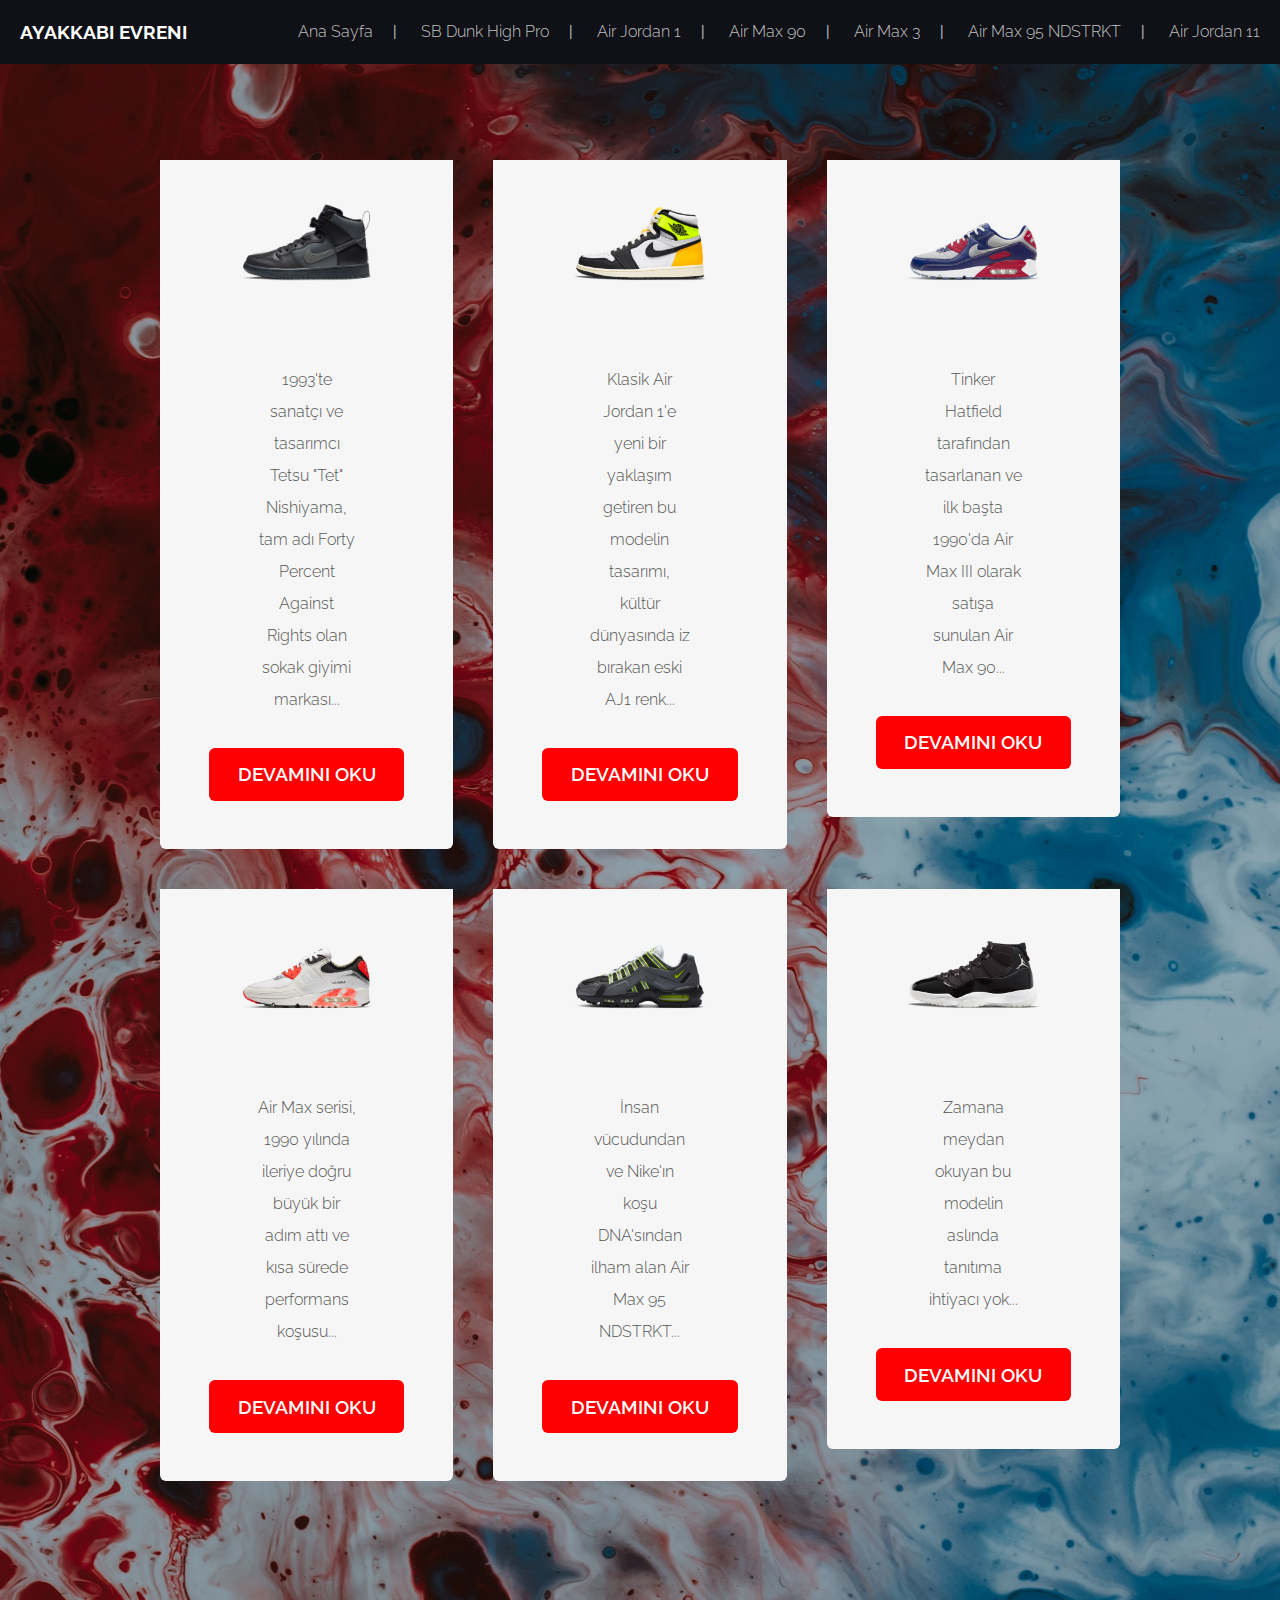
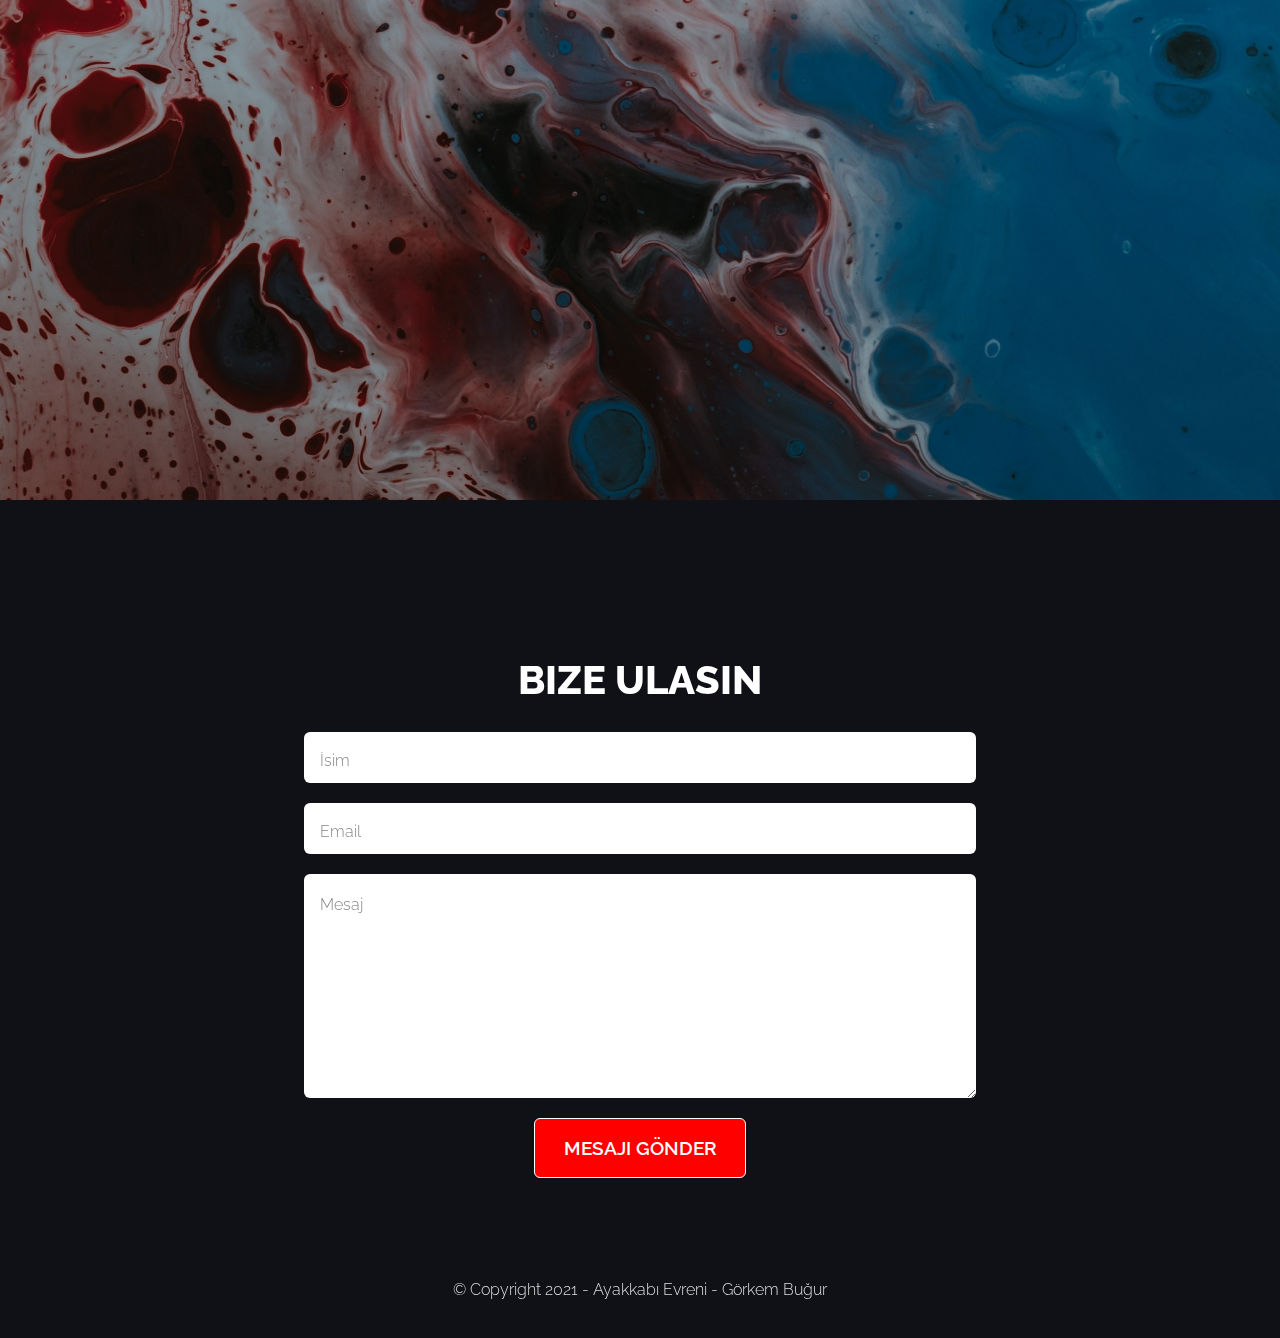
<file: index.html>
<!DOCTYPE HTML>
<html>

	<head>
		<title>Ayakkabı Evreni - Ana Sayfa</title>
		<link rel='icon' href='images/favicon.ico' />
		<meta http-equiv="Content-Type" content="text/html;charset=UTF-8">
		<meta name="description" content="Ayakkabı Tanıtım">
		<meta name="keywords" content="Ayakkabı, Nike">
		<meta name="author" content="Gorkem">
		<script src="js/jquery.min.js"></script>
		<script src="js/jquery.dropotron.min.js"></script>
		<script src="js/skel.min.js"></script>
		<script src="js/skel-layers.min.js"></script>
		<script src="js/init.js"></script>
		<noscript>
			<link rel="stylesheet" href="css/skel.css" />
			<link rel="stylesheet" href="css/style.css" />
			<link rel="stylesheet" href="css/style-wide.css" />
		</noscript>
	</head>

	<body>
			<div class="wrapper style1">
					<div id="header" class="skel-panels-fixed">
						<div id="logo">
							<h1><a href="index.html">Ayakkabı Evreni</a></h1>
						</div>
						<nav id="nav">
							<ul>
								<li class="active"><a href="index.html">Ana Sayfa</a></li>|
								<li><a href="SB-Dunk.html">SB Dunk High Pro</a></li>|
								<li><a href="Jordan-1.html">Air Jordan 1</a></li>|
								<li><a href="Max-90.html">Air Max 90</a></li>|
								<li><a href="Max-3.html">Air Max 3</a></li>|
								<li><a href="Max-95.html">Air Max 95 NDSTRKT</a></li>|
								<li><a href="Jordan-11.html">Air Jordan 11</a></li>
							</ul>
						</nav>
					</div>
					<div id="extra">
						<div class="container">
							<div class="row no-collapse-1">
								<section class="4u"> <a href="https://stockx.com/nike-sb-dunk-high-fpar" class="image featured"><img src="images/pic01.png" alt=""></a>
									<div class="box">
										<p>1993'te sanatçı ve tasarımcı Tetsu "Tet" Nishiyama, tam adı Forty Percent Against Rights olan sokak giyimi markası...</p>
										<a href="SB-Dunk.html" class="button">Devamını Oku</a> </div>
								</section>
								<section class="4u"> <a href="#" class="image featured"><img src="images/pic02.png" alt=""></a>
									<div class="box">
										<p>Klasik Air Jordan 1'e yeni bir yaklaşım getiren bu modelin tasarımı, kültür dünyasında iz bırakan eski AJ1 renk...</p>
										<a href="Jordan-1.html" class="button">Devamını Oku</a> </div>
								</section>
								<section class="4u"> <a href="#" class="image featured"><img src="images/pic03.png" alt=""></a>
									<div class="box">
										<p>Tinker Hatfield tarafından tasarlanan ve ilk başta 1990'da Air Max III olarak satışa sunulan Air Max 90...</p>
										<a href="Max-90.html" class="button">Devamını Oku</a> </div>
								</section>
							</div>
							<div class="row no-collapse-1">
								<section class="4u"> <a href="#" class="image featured"><img src="images/pic04.png" alt=""></a>
									<div class="box">
										<p>Air Max serisi, 1990 yılında ileriye doğru büyük bir adım attı ve kısa sürede performans koşusu...</p>
										<a href="Max-3.html" class="button">Devamını Oku</a> </div>
								</section>
								<section class="4u"> <a href="#" class="image featured"><img src="images/pic05.png" alt=""></a>
									<div class="box">
										<p>İnsan vücudundan ve Nike'ın koşu DNA'sından ilham alan Air Max 95 NDSTRKT...</p>
										<a href="Max-95.html" class="button">Devamını Oku</a> </div>
								</section>
								<section class="4u"> <a href="#" class="image featured"><img src="images/pic06.png" alt=""></a>
									<div class="box">
										<p>Zamana meydan okuyan bu modelin aslında tanıtıma ihtiyacı yok...</p>
										<a href="Jordan-11.html" class="button">Devamını Oku</a> </div>
								</section>
							</div>
						</div>
					</div>
					<div id="main">
						<div class="container">
							<div>
								<div>
									<ul class="style">
										<iframe width="100%" height="500px" src="https://www.youtube.com/embed/eCrc_7Z_4xI" frameborder="0" allow="accelerometer; autoplay; clipboard-write; encrypted-media; gyroscope; picture-in-picture" allowfullscreen></iframe>
									</ul>
								</div>
							</div>
						</div>
					</div>
	</div>
		<div id="footer" class="wrapper style2">
			<div class="container">
				<section>
					<header class="major">
						<h2>Bize Ulasın</h2>
					</header>
					<form method="post" action="#">
						<div class="row half">
							<div class="12u">
								<input class="text" type="text" name="name" id="name" placeholder="İsim" />
							</div>
						</div>
						<div class="row half">
							<div class="12u">
								<input class="text" type="text" name="email" id="email" placeholder="Email" />
							</div>
						</div>
						<div class="row half">
							<div class="12u">
								<textarea name="message" id="message" placeholder="Mesaj"></textarea>
							</div>
						</div>
						<div class="row half">
							<div class="12u">
								<ul class="actions">
									<li>
										<input type="submit" value="Mesajı Gönder" class="button alt" />
									</li>
								</ul>
							</div>
						</div>
					</form>
				</section>
			</div>
		</div>
		<div id="copyright">
			<div class="container">
				<div class="copyright">
					<p>© Copyright 2021 - Ayakkabı Evreni - Görkem Buğur</p>
				</div>
			</div>
		</div>
	</body>
</html>
</file>
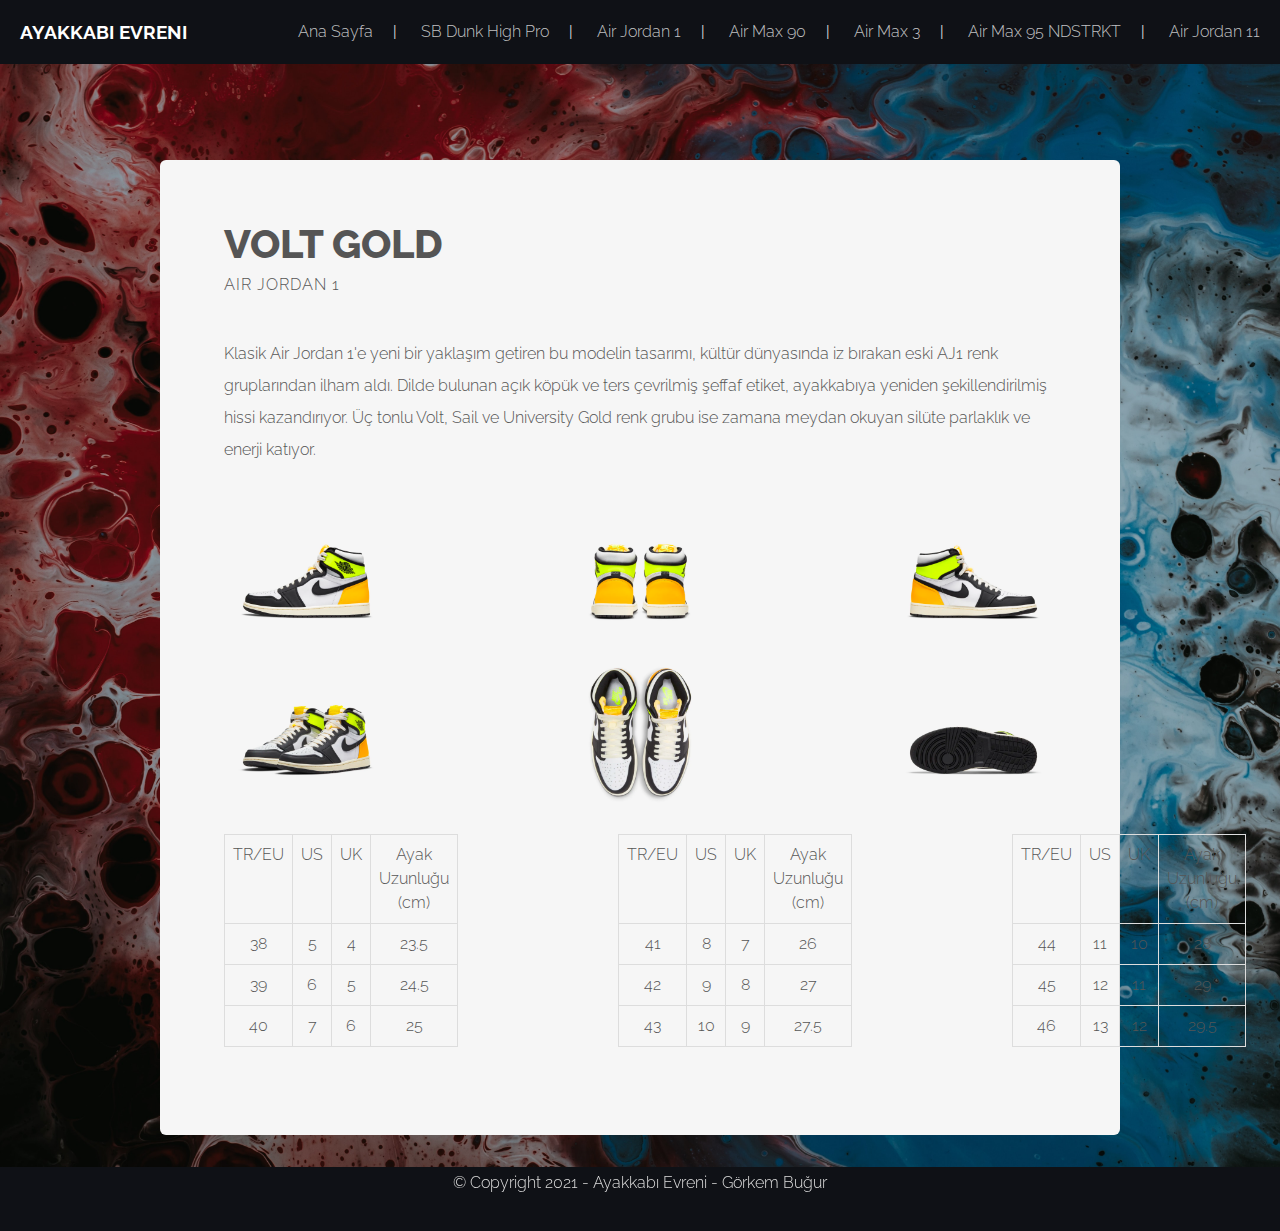
<file: Jordan-1.html>
<!DOCTYPE HTML>

<html>
	<head>
		<title>Ayakkabı Evreni - Jordan 1</title>
		<meta http-equiv="Content-Type" content="text/html;charset=UTF-8">
		<script src="js/jquery.min.js"></script>
		<script src="js/jquery.dropotron.min.js"></script>
		<script src="js/skel.min.js"></script>
		<script src="js/skel-layers.min.js"></script>
		<script src="js/init.js"></script>
		<noscript>
			<link rel="stylesheet" href="css/skel.css" />
			<link rel="stylesheet" href="css/style.css" />
			<link rel="stylesheet" href="css/style-wide.css" />
		</noscript>
	</head>
	<body>

	<div class="wrapper style1">
		<div id="header" class="skel-panels-fixed">
			<div id="logo">
				<h1><a href="index.html">Ayakkabı Evreni</a></h1>
			</div>
			<nav id="nav">
				<ul>
					<li class="active"><a href="index.html">Ana Sayfa</a></li>|
					<li><a href="SB-Dunk.html">SB Dunk High Pro</a></li>|
					<li><a href="Jordan-1.html">Air Jordan 1</a></li>|
					<li><a href="Max-90.html">Air Max 90</a></li>|
					<li><a href="Max-3.html">Air Max 3</a></li>|
					<li><a href="Max-95.html">Air Max 95 NDSTRKT</a></li>|
					<li><a href="Jordan-11.html">Air Jordan 11</a></li>
				</ul>
			</nav>
		</div>
					<div id="page" class="container">
						<section>
							<header class="major">
								<h2>Volt Gold</h2>
								<span class="byline">Air Jordan 1</span>
							</header>
							<p> Klasik Air Jordan 1'e yeni bir yaklaşım getiren bu modelin tasarımı, kültür dünyasında iz bırakan eski AJ1 renk gruplarından ilham aldı. Dilde bulunan açık köpük ve ters çevrilmiş şeffaf etiket, ayakkabıya yeniden şekillendirilmiş hissi kazandırıyor. Üç tonlu Volt, Sail ve University Gold renk grubu ise zamana meydan okuyan silüte parlaklık ve enerji katıyor.</p>
							<div id="extra">
								<div class="container">
									<div class="row no-collapse-1">
										<section class="4u"> <a href="#" class="image featured"><img src="images/pic02-1.png" alt=""></a></section>
										<section class="4u"> <a href="#" class="image featured"><img src="images/pic02-2.png" alt=""></a></section>
										<section class="4u"> <a href="#" class="image featured"><img src="images/pic02-3.png" alt=""></a></section>
										<section class="4u"> <a href="#" class="image featured"><img src="images/pic02-4.png" alt=""></a></section>
										<section class="4u"> <a href="#" class="image featured"><img src="images/pic02-5.png" alt=""></a></section>
										<section class="4u"> <a href="#" class="image featured"><img src="images/pic02-6.png" alt=""></a></section>
									</div>
								</div>
							</div>
							<br>
							<table>
								<tr>
									<td class="tableLeft">
										<div>
											<table>
												<tr>
													<th>TR/EU</th>
													<th>US</th>
													<th>UK</th>
													<th>Ayak Uzunluğu (cm)</th>
												</tr>
												<tr>
													<td>38</td>
													<td>5</td>
													<td>4</td>
													<td>23.5</td>
												</tr>
												<tr>
													<td>39</td>
													<td>6</td>
													<td>5</td>
													<td>24.5</td>
												</tr>
												<tr>
													<td>40</td>
													<td>7</td>
													<td>6</td>
													<td>25</td>
												</tr>
											</table>
										</div>
									</td>
									<td class="tableMiddle">
										<div>
											<table>
												<tr>
													<th>TR/EU</th>
													<th>US</th>
													<th>UK</th>
													<th>Ayak Uzunluğu (cm)</th>
												</tr>
												<tr>
													<td>41</td>
													<td>8</td>
													<td>7</td>
													<td>26</td>
												</tr>
												<tr>
													<td>42</td>
													<td>9</td>
													<td>8</td>
													<td>27</td>
												</tr>
												<tr>
													<td>43</td>
													<td>10</td>
													<td>9</td>
													<td>27.5</td>
												</tr>
											</table>
										</div>
									</td>
									<td class="tableRight">
										<div>
											<table>
												<tr>
													<th>TR/EU</th>
													<th>US</th>
													<th>UK</th>
													<th>Ayak Uzunluğu (cm)</th>
												</tr>
												<tr>
													<td>44</td>
													<td>11</td>
													<td>10</td>
													<td>28</td>
												</tr>
												<tr>
													<td>45</td>
													<td>12</td>
													<td>11</td>
													<td>29</td>
												</tr>
												<tr>
													<td>46</td>
													<td>13</td>
													<td>12</td>
													<td>29.5</td>
												</tr>
											</table>
										</div>
									</td>
								</tr>
							</table>
							</section>
						<br>
					</div>
	</div>

	<div id="copyright">
		<div class="container">
			<div class="copyright">
				<p>© Copyright 2021 - Ayakkabı Evreni - Görkem Buğur</p>
			</div>
		</div>
	</div>

	</body>
</html>
</file>
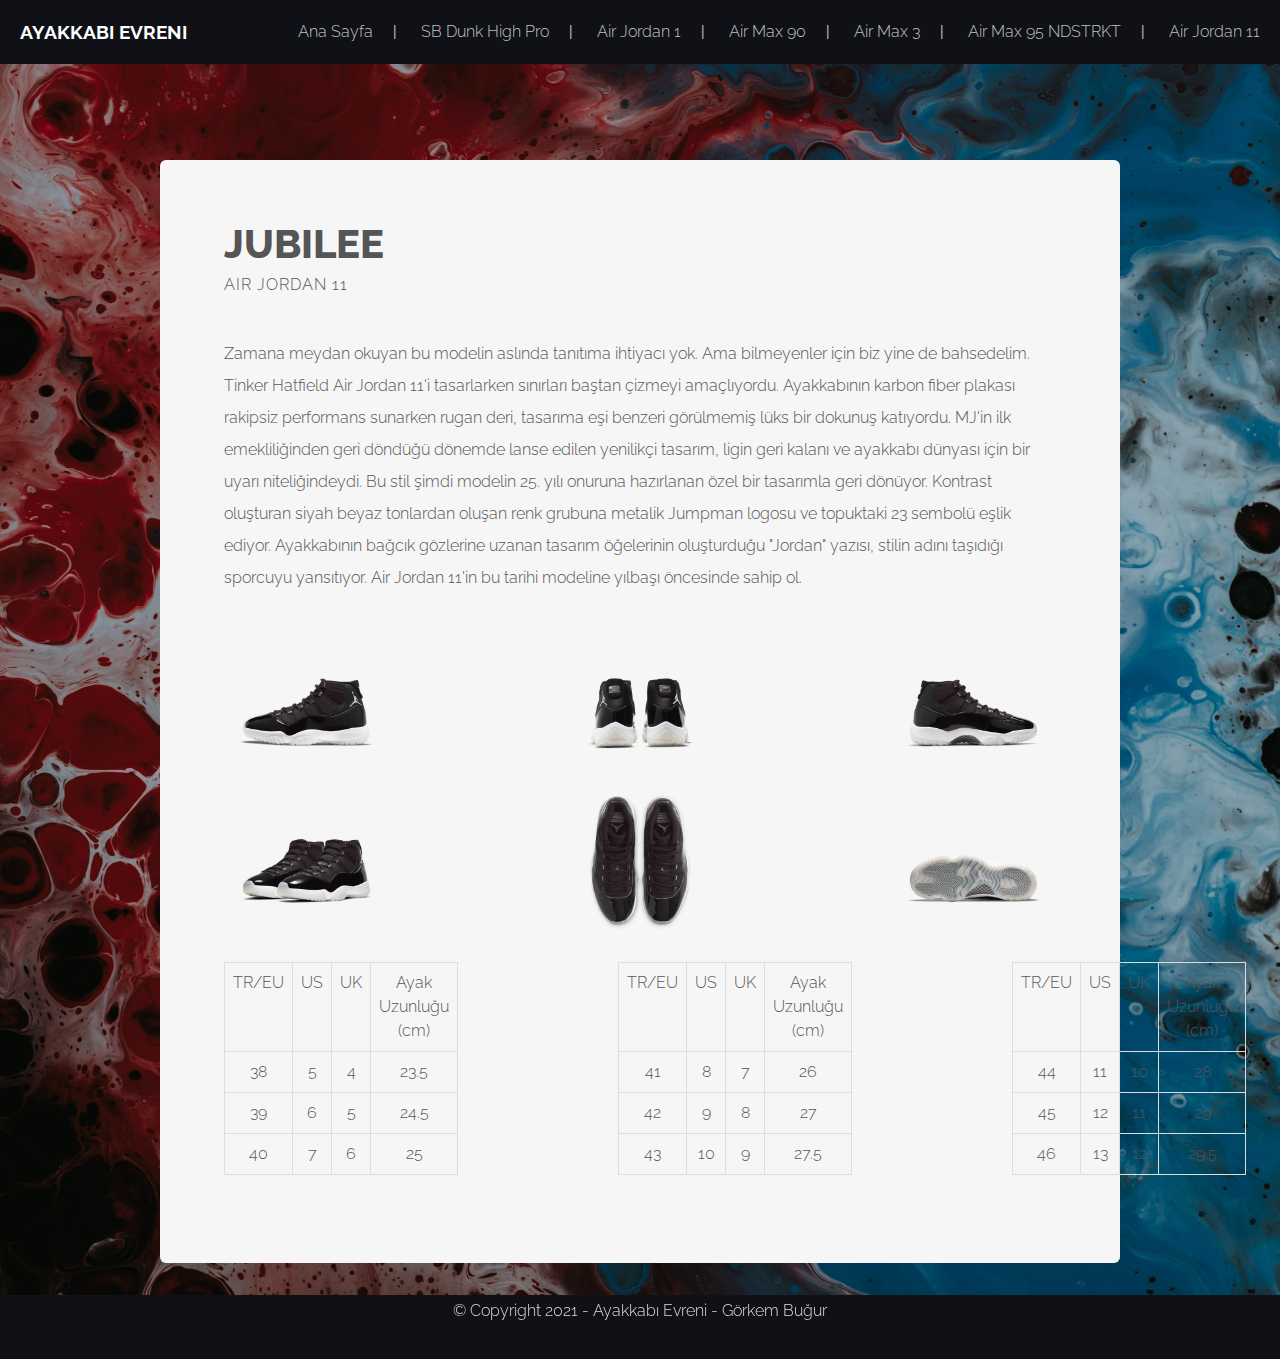
<file: Jordan-11.html>
<!DOCTYPE HTML>

<html>
	<head>
		<title>Ayakkabı Evreni - Jordan 11</title>
		<meta http-equiv="Content-Type" content="text/html;charset=UTF-8">
		<script src="js/jquery.min.js"></script>
		<script src="js/jquery.dropotron.min.js"></script>
		<script src="js/skel.min.js"></script>
		<script src="js/skel-layers.min.js"></script>
		<script src="js/init.js"></script>
		<noscript>
			<link rel="stylesheet" href="css/skel.css" />
			<link rel="stylesheet" href="css/style.css" />
			<link rel="stylesheet" href="css/style-wide.css" />
		</noscript>
	</head>
	<body>

	<div class="wrapper style1">
		<div id="header" class="skel-panels-fixed">
			<div id="logo">
				<h1><a href="index.html">Ayakkabı Evreni</a></h1>
			</div>
			<nav id="nav">
				<ul>
					<li class="active"><a href="index.html">Ana Sayfa</a></li>|
					<li><a href="SB-Dunk.html">SB Dunk High Pro</a></li>|
					<li><a href="Jordan-1.html">Air Jordan 1</a></li>|
					<li><a href="Max-90.html">Air Max 90</a></li>|
					<li><a href="Max-3.html">Air Max 3</a></li>|
					<li><a href="Max-95.html">Air Max 95 NDSTRKT</a></li>|
					<li><a href="Jordan-11.html">Air Jordan 11</a></li>
				</ul>
			</nav>
		</div>
					<div id="page" class="container">
						<section>
							<header class="major">
								<h2>Jubilee</h2>
								<span class="byline">Air Jordan 11</span>
							</header>
							<p>Zamana meydan okuyan bu modelin aslında tanıtıma ihtiyacı yok. Ama bilmeyenler için biz yine de bahsedelim. Tinker Hatfield Air Jordan 11'i tasarlarken sınırları baştan çizmeyi amaçlıyordu. Ayakkabının karbon fiber plakası rakipsiz performans sunarken rugan deri, tasarıma eşi benzeri görülmemiş lüks bir dokunuş katıyordu. MJ'in ilk emekliliğinden geri döndüğü dönemde lanse edilen yenilikçi tasarım, ligin geri kalanı ve ayakkabı dünyası için bir uyarı niteliğindeydi. Bu stil şimdi modelin 25. yılı onuruna hazırlanan özel bir tasarımla geri dönüyor. Kontrast oluşturan siyah beyaz tonlardan oluşan renk grubuna metalik Jumpman logosu ve topuktaki 23 sembolü eşlik ediyor. Ayakkabının bağcık gözlerine uzanan tasarım öğelerinin oluşturduğu "Jordan" yazısı, stilin adını taşıdığı sporcuyu yansıtıyor. Air Jordan 11'in bu tarihi modeline yılbaşı öncesinde sahip ol.</p>
							<div id="extra">
								<div class="container">
									<div class="row no-collapse-1">
										<section class="4u"> <a href="#" class="image featured"><img src="images/pic06-1.png" alt=""></a></section>
										<section class="4u"> <a href="#" class="image featured"><img src="images/pic06-2.png" alt=""></a></section>
										<section class="4u"> <a href="#" class="image featured"><img src="images/pic06-3.png" alt=""></a></section>
										<section class="4u"> <a href="#" class="image featured"><img src="images/pic06-4.png" alt=""></a></section>
										<section class="4u"> <a href="#" class="image featured"><img src="images/pic06-5.png" alt=""></a></section>
										<section class="4u"> <a href="#" class="image featured"><img src="images/pic06-6.png" alt=""></a></section>
									</div>
								</div>
							</div>
							<br>
							<table>
								<tr>
									<td class="tableLeft">
										<div>
											<table>
												<tr>
													<th>TR/EU</th>
													<th>US</th>
													<th>UK</th>
													<th>Ayak Uzunluğu (cm)</th>
												</tr>
												<tr>
													<td>38</td>
													<td>5</td>
													<td>4</td>
													<td>23.5</td>
												</tr>
												<tr>
													<td>39</td>
													<td>6</td>
													<td>5</td>
													<td>24.5</td>
												</tr>
												<tr>
													<td>40</td>
													<td>7</td>
													<td>6</td>
													<td>25</td>
												</tr>
											</table>
										</div>
									</td>
									<td class="tableMiddle">
										<div>
											<table>
												<tr>
													<th>TR/EU</th>
													<th>US</th>
													<th>UK</th>
													<th>Ayak Uzunluğu (cm)</th>
												</tr>
												<tr>
													<td>41</td>
													<td>8</td>
													<td>7</td>
													<td>26</td>
												</tr>
												<tr>
													<td>42</td>
													<td>9</td>
													<td>8</td>
													<td>27</td>
												</tr>
												<tr>
													<td>43</td>
													<td>10</td>
													<td>9</td>
													<td>27.5</td>
												</tr>
											</table>
										</div>
									</td>
									<td class="tableRight">
										<div>
											<table>
												<tr>
													<th>TR/EU</th>
													<th>US</th>
													<th>UK</th>
													<th>Ayak Uzunluğu (cm)</th>
												</tr>
												<tr>
													<td>44</td>
													<td>11</td>
													<td>10</td>
													<td>28</td>
												</tr>
												<tr>
													<td>45</td>
													<td>12</td>
													<td>11</td>
													<td>29</td>
												</tr>
												<tr>
													<td>46</td>
													<td>13</td>
													<td>12</td>
													<td>29.5</td>
												</tr>
											</table>
										</div>
									</td>
								</tr>
							</table>
							</section>
						<br>
					</div>
	</div>

	<div id="copyright">
		<div class="container">
			<div class="copyright">
				<p>© Copyright 2021 - Ayakkabı Evreni - Görkem Buğur</p>
			</div>
		</div>
	</div>

	</body>
</html>
</file>
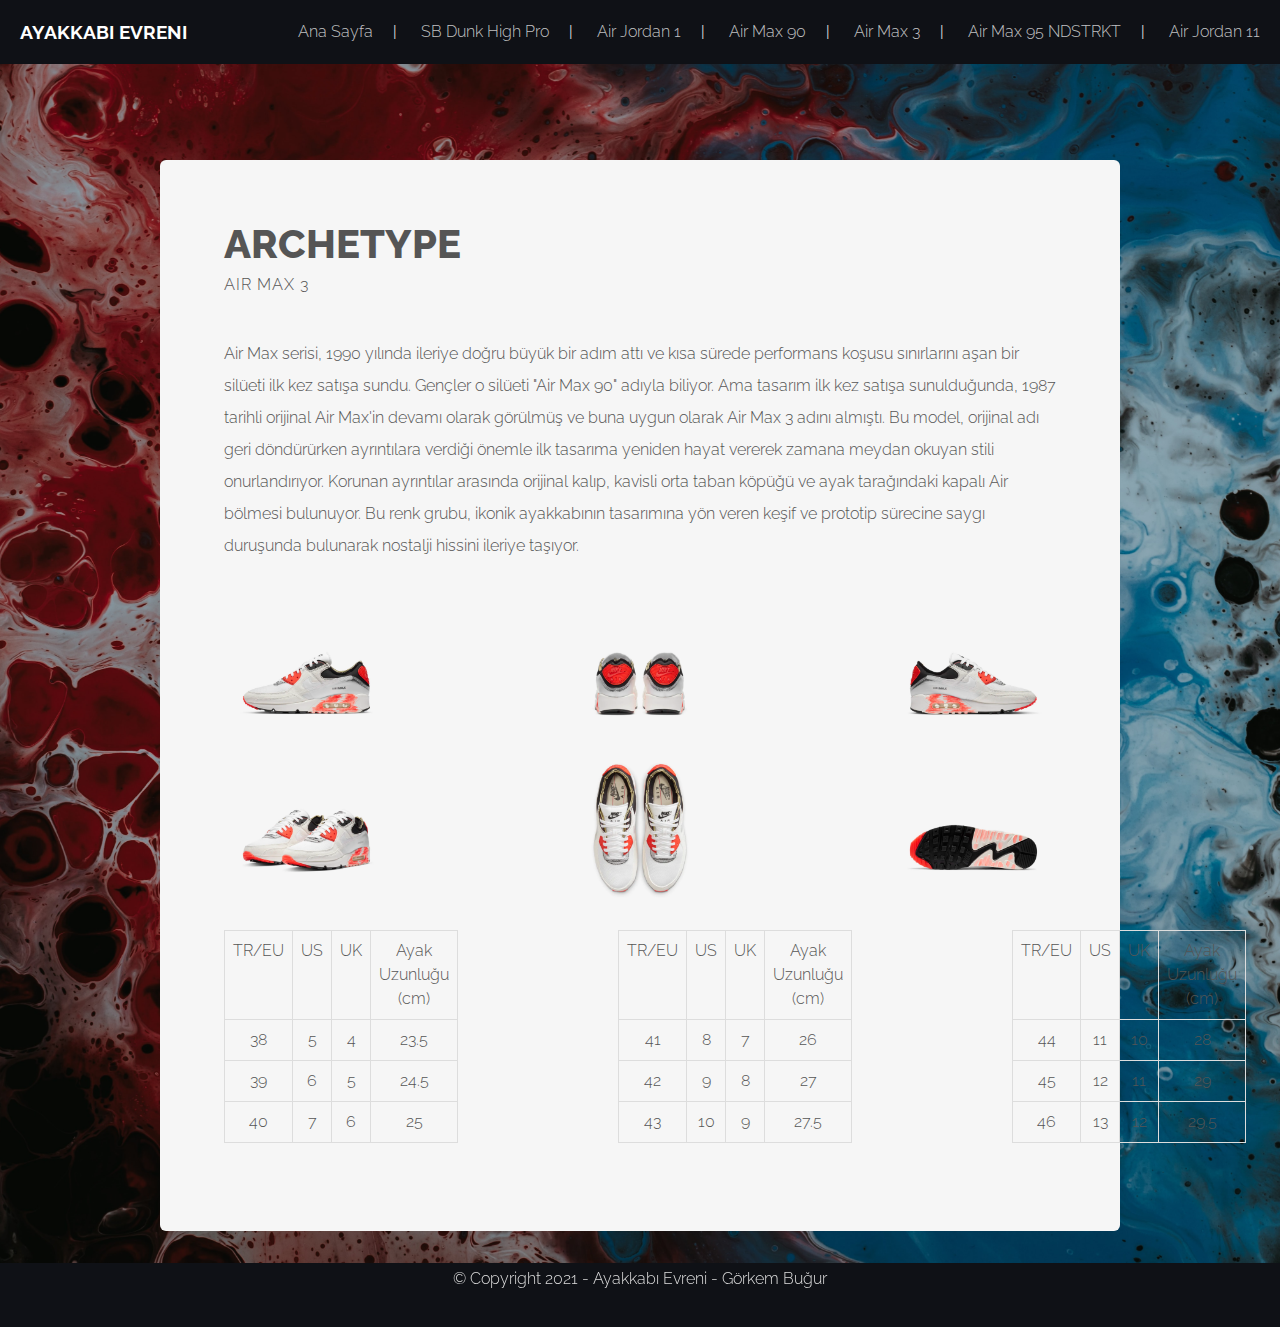
<file: Max-3.html>
<!DOCTYPE HTML>

<html>
	<head>
		<title>Ayakkabı Evreni - Max 3</title>
		<meta http-equiv="Content-Type" content="text/html;charset=UTF-8">
		<script src="js/jquery.min.js"></script>
		<script src="js/jquery.dropotron.min.js"></script>
		<script src="js/skel.min.js"></script>
		<script src="js/skel-layers.min.js"></script>
		<script src="js/init.js"></script>
		<noscript>
			<link rel="stylesheet" href="css/skel.css" />
			<link rel="stylesheet" href="css/style.css" />
			<link rel="stylesheet" href="css/style-wide.css" />
		</noscript>
	</head>
	<body>

	<div class="wrapper style1">
		<div id="header" class="skel-panels-fixed">
			<div id="logo">
				<h1><a href="index.html">Ayakkabı Evreni</a></h1>
			</div>
			<nav id="nav">
				<ul>
					<li class="active"><a href="index.html">Ana Sayfa</a></li>|
					<li><a href="SB-Dunk.html">SB Dunk High Pro</a></li>|
					<li><a href="Jordan-1.html">Air Jordan 1</a></li>|
					<li><a href="Max-90.html">Air Max 90</a></li>|
					<li><a href="Max-3.html">Air Max 3</a></li>|
					<li><a href="Max-95.html">Air Max 95 NDSTRKT</a></li>|
					<li><a href="Jordan-11.html">Air Jordan 11</a></li>
				</ul>
			</nav>
		</div>
					<div id="page" class="container">
						<section>
							<header class="major">
								<h2>Archetype</h2>
								<span class="byline">Air Max 3</span>
							</header>
							<p>Air Max serisi, 1990 yılında ileriye doğru büyük bir adım attı ve kısa sürede performans koşusu sınırlarını aşan bir silüeti ilk kez satışa sundu. Gençler o silüeti "Air Max 90" adıyla biliyor. Ama tasarım ilk kez satışa sunulduğunda, 1987 tarihli orijinal Air Max'in devamı olarak görülmüş ve buna uygun olarak Air Max 3 adını almıştı. Bu model, orijinal adı geri döndürürken ayrıntılara verdiği önemle ilk tasarıma yeniden hayat vererek zamana meydan okuyan stili onurlandırıyor. Korunan ayrıntılar arasında orijinal kalıp, kavisli orta taban köpüğü ve ayak tarağındaki kapalı Air bölmesi bulunuyor. Bu renk grubu, ikonik ayakkabının tasarımına yön veren keşif ve prototip sürecine saygı duruşunda bulunarak nostalji hissini ileriye taşıyor.</p>
							<div id="extra">
								<div class="container">
									<div class="row no-collapse-1">
										<section class="4u"> <a href="#" class="image featured"><img src="images/pic04-1.png" alt=""></a></section>
										<section class="4u"> <a href="#" class="image featured"><img src="images/pic04-2.png" alt=""></a></section>
										<section class="4u"> <a href="#" class="image featured"><img src="images/pic04-3.png" alt=""></a></section>
										<section class="4u"> <a href="#" class="image featured"><img src="images/pic04-4.png" alt=""></a></section>
										<section class="4u"> <a href="#" class="image featured"><img src="images/pic04-5.png" alt=""></a></section>
										<section class="4u"> <a href="#" class="image featured"><img src="images/pic04-6.png" alt=""></a></section>
									</div>
								</div>
							</div>
							<br>
							<table>
								<tr>
									<td class="tableLeft">
										<div>
											<table>
												<tr>
													<th>TR/EU</th>
													<th>US</th>
													<th>UK</th>
													<th>Ayak Uzunluğu (cm)</th>
												</tr>
												<tr>
													<td>38</td>
													<td>5</td>
													<td>4</td>
													<td>23.5</td>
												</tr>
												<tr>
													<td>39</td>
													<td>6</td>
													<td>5</td>
													<td>24.5</td>
												</tr>
												<tr>
													<td>40</td>
													<td>7</td>
													<td>6</td>
													<td>25</td>
												</tr>
											</table>
										</div>
									</td>
									<td class="tableMiddle">
										<div>
											<table>
												<tr>
													<th>TR/EU</th>
													<th>US</th>
													<th>UK</th>
													<th>Ayak Uzunluğu (cm)</th>
												</tr>
												<tr>
													<td>41</td>
													<td>8</td>
													<td>7</td>
													<td>26</td>
												</tr>
												<tr>
													<td>42</td>
													<td>9</td>
													<td>8</td>
													<td>27</td>
												</tr>
												<tr>
													<td>43</td>
													<td>10</td>
													<td>9</td>
													<td>27.5</td>
												</tr>
											</table>
										</div>
									</td>
									<td class="tableRight">
										<div>
											<table>
												<tr>
													<th>TR/EU</th>
													<th>US</th>
													<th>UK</th>
													<th>Ayak Uzunluğu (cm)</th>
												</tr>
												<tr>
													<td>44</td>
													<td>11</td>
													<td>10</td>
													<td>28</td>
												</tr>
												<tr>
													<td>45</td>
													<td>12</td>
													<td>11</td>
													<td>29</td>
												</tr>
												<tr>
													<td>46</td>
													<td>13</td>
													<td>12</td>
													<td>29.5</td>
												</tr>
											</table>
										</div>
									</td>
								</tr>
							</table>
							</section>
						<br>
					</div>
	</div>

	<div id="copyright">
		<div class="container">
			<div class="copyright">
				<p>© Copyright 2021 - Ayakkabı Evreni - Görkem Buğur</p>
			</div>
		</div>
	</div>

	</body>
</html>
</file>
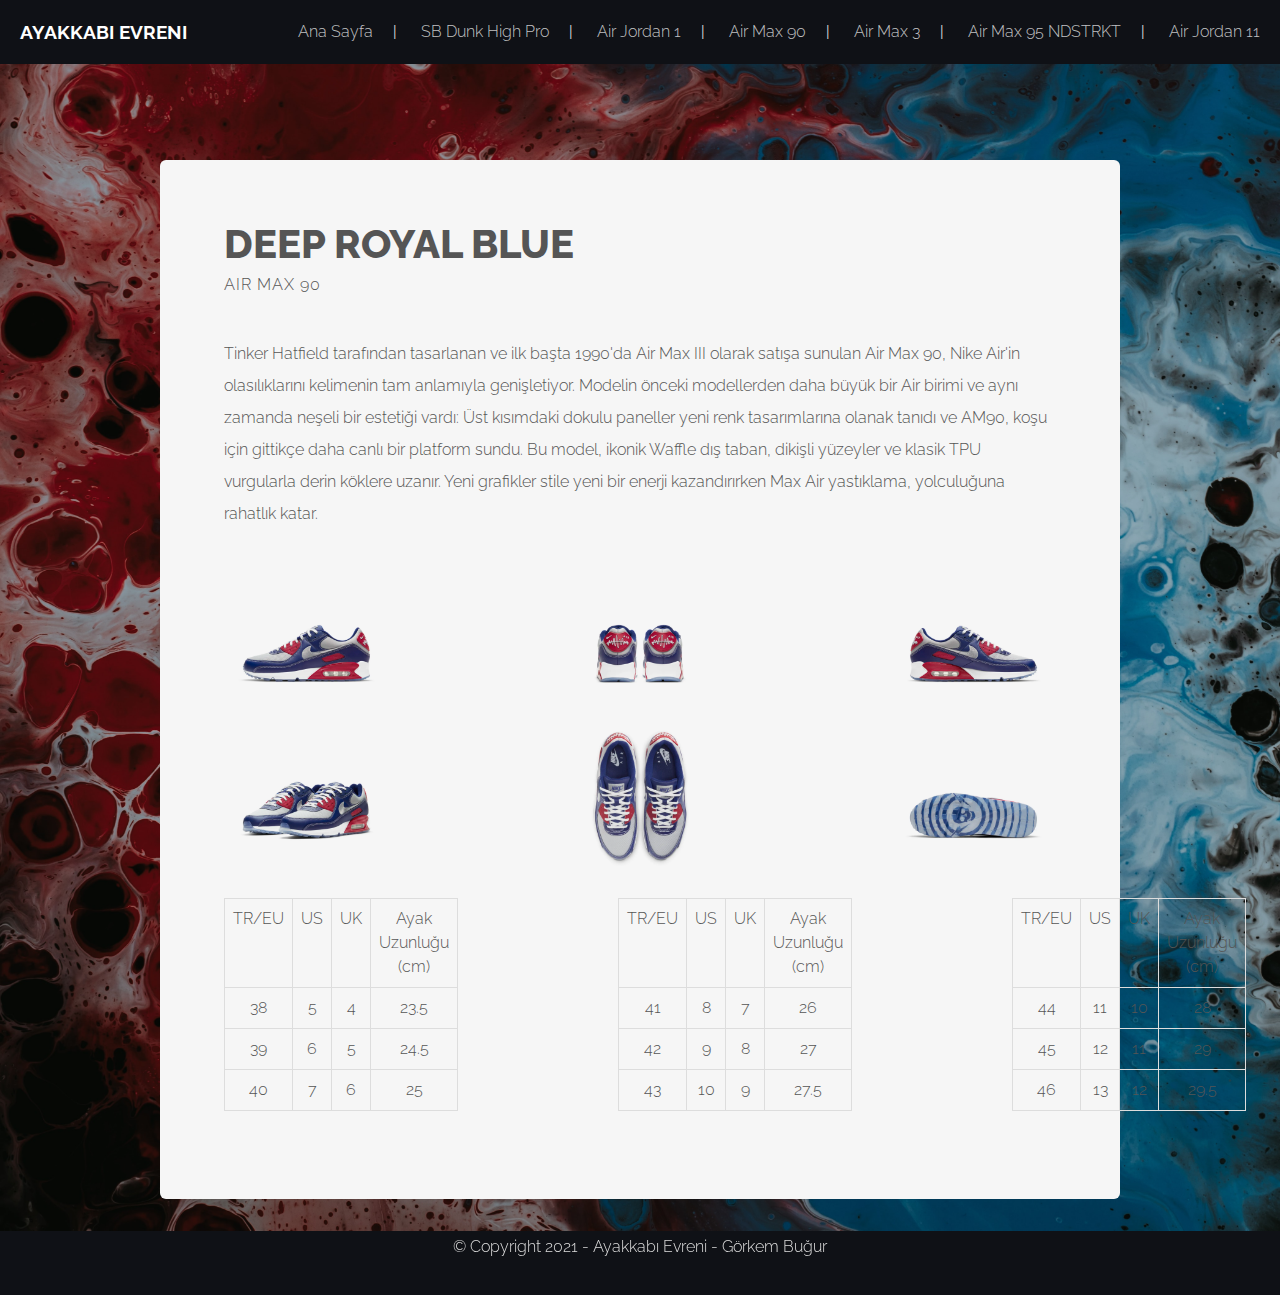
<file: Max-90.html>
<!DOCTYPE HTML>

<html>
	<head>
		<title>Ayakkabı Evreni - Max 90</title>
		<meta http-equiv="Content-Type" content="text/html;charset=UTF-8">
		<script src="js/jquery.min.js"></script>
		<script src="js/jquery.dropotron.min.js"></script>
		<script src="js/skel.min.js"></script>
		<script src="js/skel-layers.min.js"></script>
		<script src="js/init.js"></script>
		<noscript>
			<link rel="stylesheet" href="css/skel.css" />
			<link rel="stylesheet" href="css/style.css" />
			<link rel="stylesheet" href="css/style-wide.css" />
		</noscript>
	</head>
	<body>

	<div class="wrapper style1">
		<div id="header" class="skel-panels-fixed">
			<div id="logo">
				<h1><a href="index.html">Ayakkabı Evreni</a></h1>
			</div>
			<nav id="nav">
				<ul>
					<li class="active"><a href="index.html">Ana Sayfa</a></li>|
					<li><a href="SB-Dunk.html">SB Dunk High Pro</a></li>|
					<li><a href="Jordan-1.html">Air Jordan 1</a></li>|
					<li><a href="Max-90.html">Air Max 90</a></li>|
					<li><a href="Max-3.html">Air Max 3</a></li>|
					<li><a href="Max-95.html">Air Max 95 NDSTRKT</a></li>|
					<li><a href="Jordan-11.html">Air Jordan 11</a></li>
				</ul>
			</nav>
		</div>
					<div id="page" class="container">
						<section>
							<header class="major">
								<h2>Deep Royal Blue</h2>
								<span class="byline">Air Max 90</span>
							</header>
							<p>Tinker Hatfield tarafından tasarlanan ve ilk başta 1990'da Air Max III olarak satışa sunulan Air Max 90, Nike Air'in olasılıklarını kelimenin tam anlamıyla genişletiyor. Modelin önceki modellerden daha büyük bir Air birimi ve aynı zamanda neşeli bir estetiği vardı: Üst kısımdaki dokulu paneller yeni renk tasarımlarına olanak tanıdı ve AM90, koşu için gittikçe daha canlı bir platform sundu. Bu model, ikonik Waffle dış taban, dikişli yüzeyler ve klasik TPU vurgularla derin köklere uzanır. Yeni grafikler stile yeni bir enerji kazandırırken Max Air yastıklama, yolculuğuna rahatlık katar.</p>
							<div id="extra">
								<div class="container">
									<div class="row no-collapse-1">
										<section class="4u"> <a href="#" class="image featured"><img src="images/pic03-1.png" alt=""></a></section>
										<section class="4u"> <a href="#" class="image featured"><img src="images/pic03-2.png" alt=""></a></section>
										<section class="4u"> <a href="#" class="image featured"><img src="images/pic03-3.png" alt=""></a></section>
										<section class="4u"> <a href="#" class="image featured"><img src="images/pic03-4.png" alt=""></a></section>
										<section class="4u"> <a href="#" class="image featured"><img src="images/pic03-5.png" alt=""></a></section>
										<section class="4u"> <a href="#" class="image featured"><img src="images/pic03-6.png" alt=""></a></section>
									</div>
								</div>
							</div>
							<br>
							<table>
								<tr>
									<td class="tableLeft">
										<div>
											<table>
												<tr>
													<th>TR/EU</th>
													<th>US</th>
													<th>UK</th>
													<th>Ayak Uzunluğu (cm)</th>
												</tr>
												<tr>
													<td>38</td>
													<td>5</td>
													<td>4</td>
													<td>23.5</td>
												</tr>
												<tr>
													<td>39</td>
													<td>6</td>
													<td>5</td>
													<td>24.5</td>
												</tr>
												<tr>
													<td>40</td>
													<td>7</td>
													<td>6</td>
													<td>25</td>
												</tr>
											</table>
										</div>
									</td>
									<td class="tableMiddle">
										<div>
											<table>
												<tr>
													<th>TR/EU</th>
													<th>US</th>
													<th>UK</th>
													<th>Ayak Uzunluğu (cm)</th>
												</tr>
												<tr>
													<td>41</td>
													<td>8</td>
													<td>7</td>
													<td>26</td>
												</tr>
												<tr>
													<td>42</td>
													<td>9</td>
													<td>8</td>
													<td>27</td>
												</tr>
												<tr>
													<td>43</td>
													<td>10</td>
													<td>9</td>
													<td>27.5</td>
												</tr>
											</table>
										</div>
									</td>
									<td class="tableRight">
										<div>
											<table>
												<tr>
													<th>TR/EU</th>
													<th>US</th>
													<th>UK</th>
													<th>Ayak Uzunluğu (cm)</th>
												</tr>
												<tr>
													<td>44</td>
													<td>11</td>
													<td>10</td>
													<td>28</td>
												</tr>
												<tr>
													<td>45</td>
													<td>12</td>
													<td>11</td>
													<td>29</td>
												</tr>
												<tr>
													<td>46</td>
													<td>13</td>
													<td>12</td>
													<td>29.5</td>
												</tr>
											</table>
										</div>
									</td>
								</tr>
							</table>
							</section>
						<br>
					</div>
	</div>

	<div id="copyright">
		<div class="container">
			<div class="copyright">
				<p>© Copyright 2021 - Ayakkabı Evreni - Görkem Buğur</p>
			</div>
		</div>
	</div>

	</body>
</html>
</file>
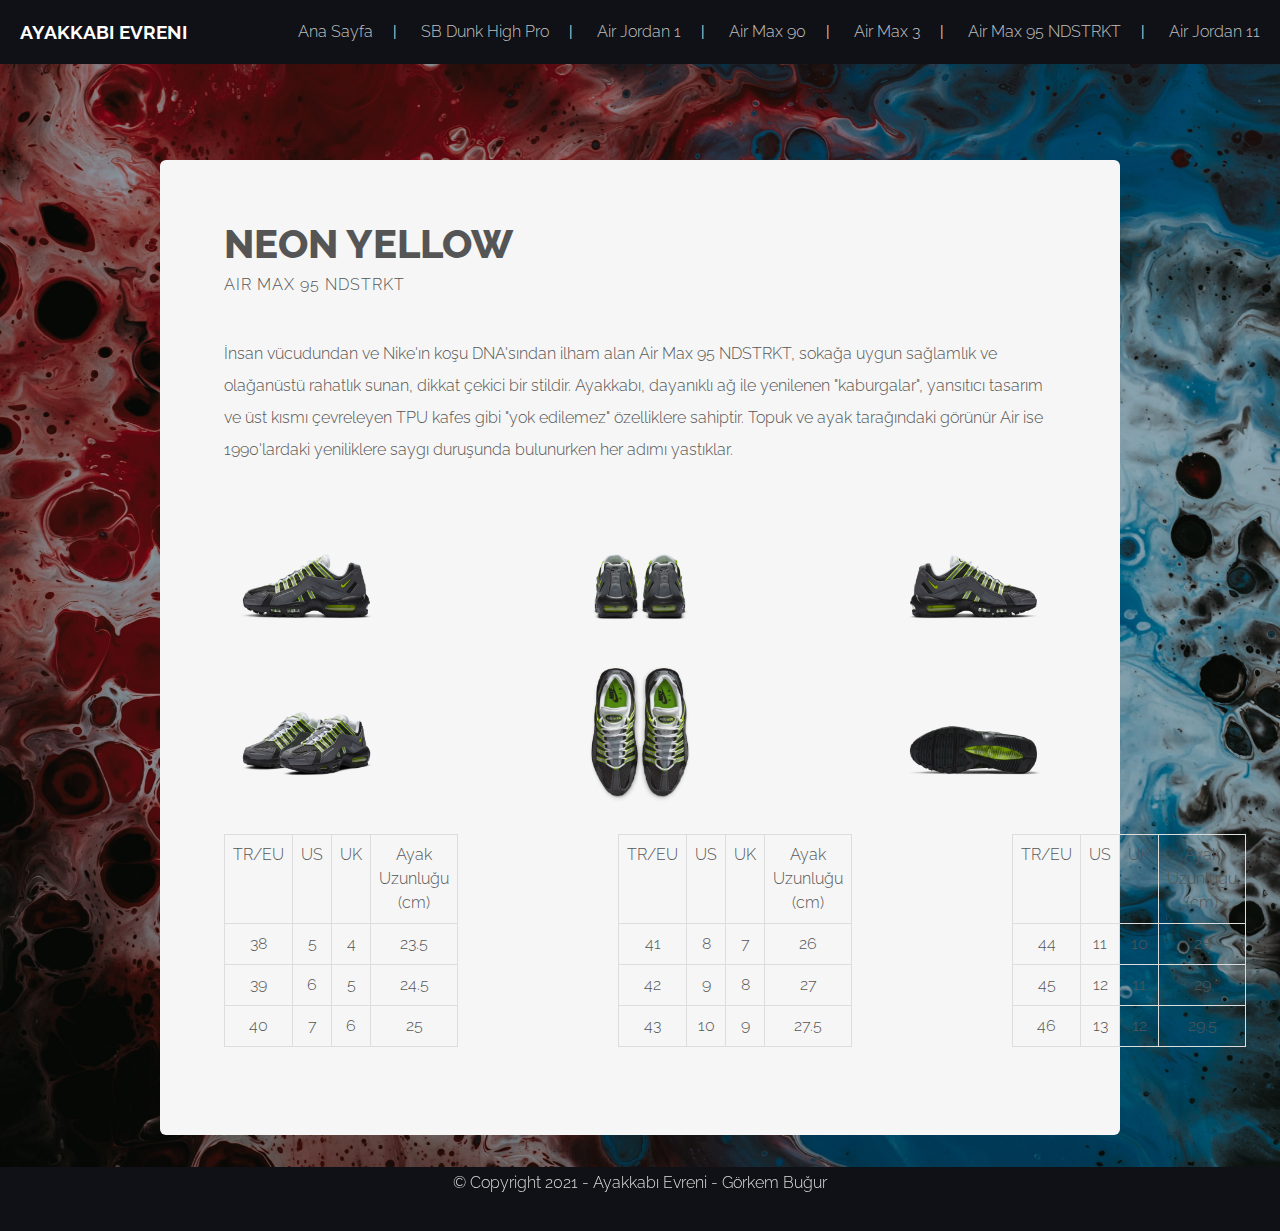
<file: Max-95.html>
<!DOCTYPE HTML>

<html>
	<head>
		<title>Ayakkabı Evreni - Max 95</title>
		<meta http-equiv="Content-Type" content="text/html;charset=UTF-8">
		<script src="js/jquery.min.js"></script>
		<script src="js/jquery.dropotron.min.js"></script>
		<script src="js/skel.min.js"></script>
		<script src="js/skel-layers.min.js"></script>
		<script src="js/init.js"></script>
		<noscript>
			<link rel="stylesheet" href="css/skel.css" />
			<link rel="stylesheet" href="css/style.css" />
			<link rel="stylesheet" href="css/style-wide.css" />
		</noscript>
	</head>
	<body>

	<div class="wrapper style1">
		<div id="header" class="skel-panels-fixed">
			<div id="logo">
				<h1><a href="index.html">Ayakkabı Evreni</a></h1>
			</div>
			<nav id="nav">
				<ul>
					<li class="active"><a href="index.html">Ana Sayfa</a></li>|
					<li><a href="SB-Dunk.html">SB Dunk High Pro</a></li>|
					<li><a href="Jordan-1.html">Air Jordan 1</a></li>|
					<li><a href="Max-90.html">Air Max 90</a></li>|
					<li><a href="Max-3.html">Air Max 3</a></li>|
					<li><a href="Max-95.html">Air Max 95 NDSTRKT</a></li>|
					<li><a href="Jordan-11.html">Air Jordan 11</a></li>
				</ul>
			</nav>
		</div>
					<div id="page" class="container">
						<section>
							<header class="major">
								<h2>Neon Yellow</h2>
								<span class="byline">Air Max 95 NDSTRKT</span>
							</header>
							<p>İnsan vücudundan ve Nike'ın koşu DNA'sından ilham alan Air Max 95 NDSTRKT, sokağa uygun sağlamlık ve olağanüstü rahatlık sunan, dikkat çekici bir stildir. Ayakkabı, dayanıklı ağ ile yenilenen "kaburgalar", yansıtıcı tasarım ve üst kısmı çevreleyen TPU kafes gibi "yok edilemez" özelliklere sahiptir. Topuk ve ayak tarağındaki görünür Air ise 1990'lardaki yeniliklere saygı duruşunda bulunurken her adımı yastıklar.</p>
							<div id="extra">
								<div class="container">
									<div class="row no-collapse-1">
										<section class="4u"> <a href="#" class="image featured"><img src="images/pic05-1.png" alt=""></a></section>
										<section class="4u"> <a href="#" class="image featured"><img src="images/pic05-2.png" alt=""></a></section>
										<section class="4u"> <a href="#" class="image featured"><img src="images/pic05-3.png" alt=""></a></section>
										<section class="4u"> <a href="#" class="image featured"><img src="images/pic05-4.png" alt=""></a></section>
										<section class="4u"> <a href="#" class="image featured"><img src="images/pic05-5.png" alt=""></a></section>
										<section class="4u"> <a href="#" class="image featured"><img src="images/pic05-6.png" alt=""></a></section>
									</div>
								</div>
							</div>
							<br>
							<table>
								<tr>
									<td class="tableLeft">
										<div>
											<table>
												<tr>
													<th>TR/EU</th>
													<th>US</th>
													<th>UK</th>
													<th>Ayak Uzunluğu (cm)</th>
												</tr>
												<tr>
													<td>38</td>
													<td>5</td>
													<td>4</td>
													<td>23.5</td>
												</tr>
												<tr>
													<td>39</td>
													<td>6</td>
													<td>5</td>
													<td>24.5</td>
												</tr>
												<tr>
													<td>40</td>
													<td>7</td>
													<td>6</td>
													<td>25</td>
												</tr>
											</table>
										</div>
									</td>
									<td class="tableMiddle">
										<div>
											<table>
												<tr>
													<th>TR/EU</th>
													<th>US</th>
													<th>UK</th>
													<th>Ayak Uzunluğu (cm)</th>
												</tr>
												<tr>
													<td>41</td>
													<td>8</td>
													<td>7</td>
													<td>26</td>
												</tr>
												<tr>
													<td>42</td>
													<td>9</td>
													<td>8</td>
													<td>27</td>
												</tr>
												<tr>
													<td>43</td>
													<td>10</td>
													<td>9</td>
													<td>27.5</td>
												</tr>
											</table>
										</div>
									</td>
									<td class="tableRight">
										<div>
											<table>
												<tr>
													<th>TR/EU</th>
													<th>US</th>
													<th>UK</th>
													<th>Ayak Uzunluğu (cm)</th>
												</tr>
												<tr>
													<td>44</td>
													<td>11</td>
													<td>10</td>
													<td>28</td>
												</tr>
												<tr>
													<td>45</td>
													<td>12</td>
													<td>11</td>
													<td>29</td>
												</tr>
												<tr>
													<td>46</td>
													<td>13</td>
													<td>12</td>
													<td>29.5</td>
												</tr>
											</table>
										</div>
									</td>
								</tr>
							</table>
							</section>
						<br>
					</div>
	</div>

	<div id="copyright">
		<div class="container">
			<div class="copyright">
				<p>© Copyright 2021 - Ayakkabı Evreni - Görkem Buğur</p>
			</div>
		</div>
	</div>

	</body>
</html>
</file>
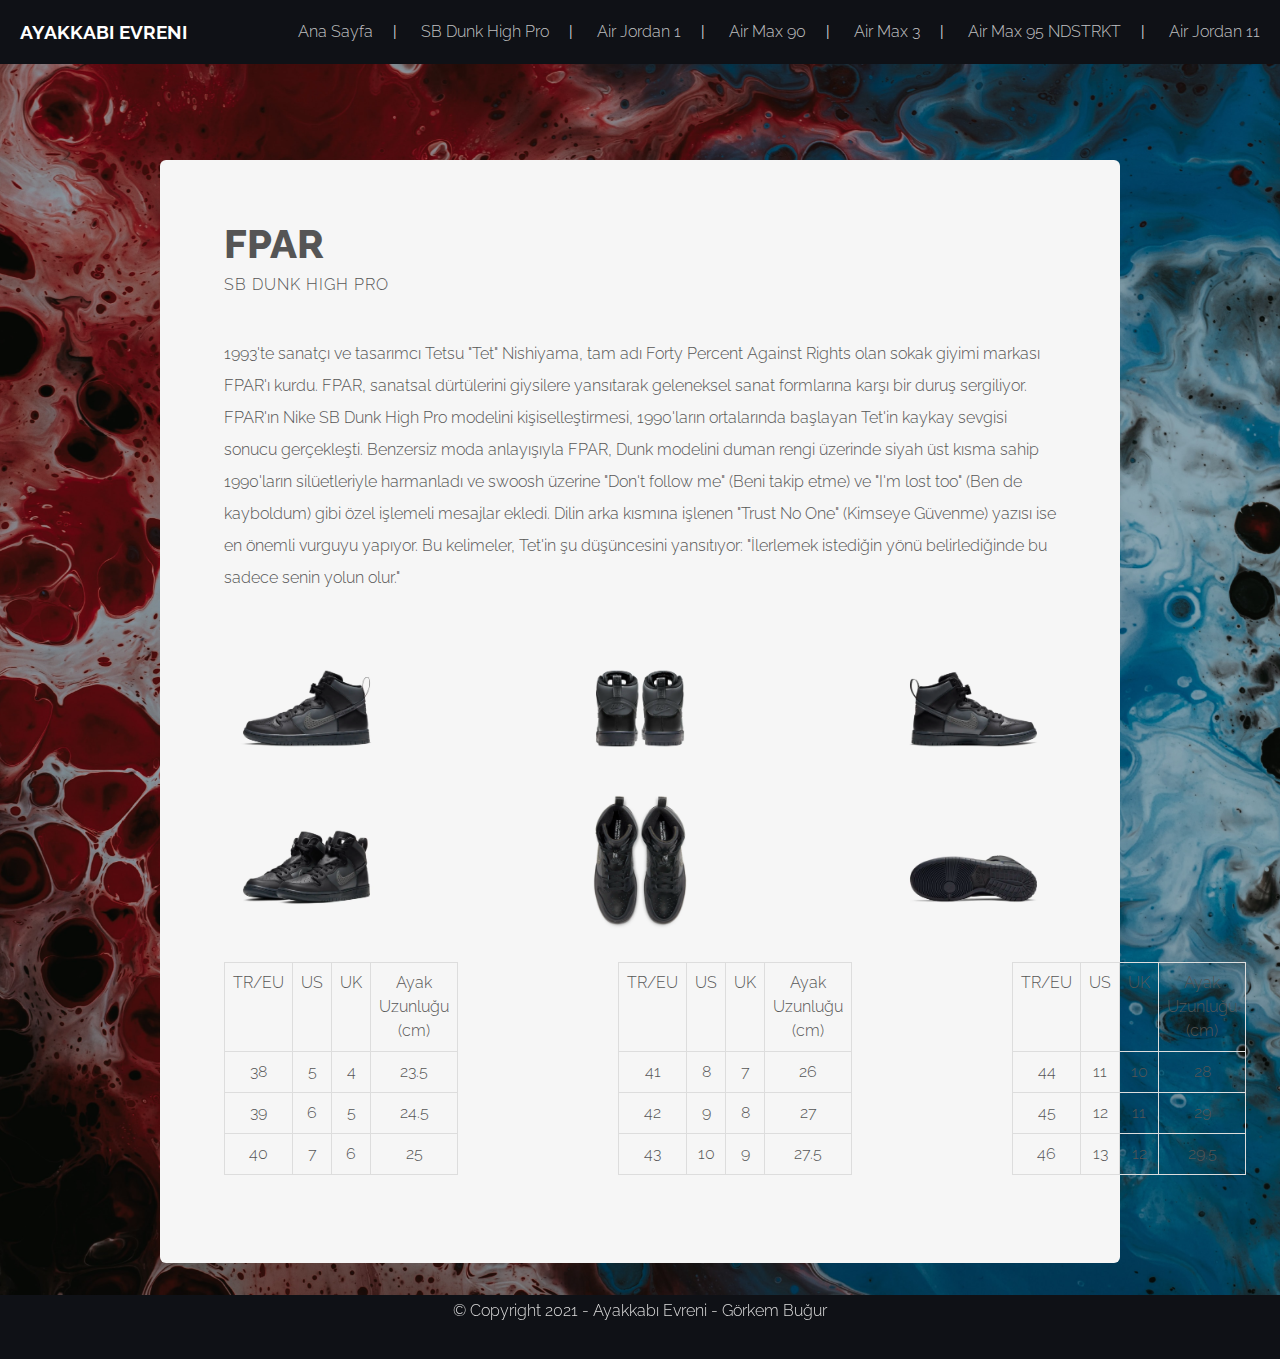
<file: SB-Dunk.html>
<!DOCTYPE HTML>

<html>
	<head>
		<title>Ayakkabı Evreni - SB Dunk</title>
		<meta http-equiv="Content-Type" content="text/html;charset=UTF-8">
		<script src="js/jquery.min.js"></script>
		<script src="js/jquery.dropotron.min.js"></script>
		<script src="js/skel.min.js"></script>
		<script src="js/skel-layers.min.js"></script>
		<script src="js/init.js"></script>
		<noscript>
			<link rel="stylesheet" href="css/skel.css" />
			<link rel="stylesheet" href="css/style.css" />
			<link rel="stylesheet" href="css/style-wide.css" />
		</noscript>
	</head>
	<body>

	<div class="wrapper style1">
		<div id="header" class="skel-panels-fixed">
			<div id="logo">
				<h1><a href="index.html">Ayakkabı Evreni</a></h1>
			</div>
			<nav id="nav">
				<ul>
					<li class="active"><a href="index.html">Ana Sayfa</a></li>|
					<li><a href="SB-Dunk.html">SB Dunk High Pro</a></li>|
					<li><a href="Jordan-1.html">Air Jordan 1</a></li>|
					<li><a href="Max-90.html">Air Max 90</a></li>|
					<li><a href="Max-3.html">Air Max 3</a></li>|
					<li><a href="Max-95.html">Air Max 95 NDSTRKT</a></li>|
					<li><a href="Jordan-11.html">Air Jordan 11</a></li>
				</ul>
			</nav>
		</div>
					<div id="page" class="container">
						<section>
							<header class="major">
								<h2>FPAR</h2>
								<span class="byline">SB Dunk High Pro</span>
							</header>
							<p>1993'te sanatçı ve tasarımcı Tetsu "Tet" Nishiyama, tam adı Forty Percent Against Rights olan sokak giyimi markası FPAR'ı kurdu. FPAR, sanatsal dürtülerini giysilere yansıtarak geleneksel sanat formlarına karşı bir duruş sergiliyor. FPAR'ın Nike SB Dunk High Pro modelini kişiselleştirmesi, 1990'ların ortalarında başlayan Tet'in kaykay sevgisi sonucu gerçekleşti. Benzersiz moda anlayışıyla FPAR, Dunk modelini duman rengi üzerinde siyah üst kısma sahip 1990'ların silüetleriyle harmanladı ve swoosh üzerine "Don't follow me" (Beni takip etme) ve "I'm lost too" (Ben de kayboldum) gibi özel işlemeli mesajlar ekledi. Dilin arka kısmına işlenen "Trust No One" (Kimseye Güvenme) yazısı ise en önemli vurguyu yapıyor. Bu kelimeler, Tet'in şu düşüncesini yansıtıyor: "İlerlemek istediğin yönü belirlediğinde bu sadece senin yolun olur."</p>
							<div id="extra">
								<div class="container">
									<div class="row no-collapse-1">
										<section class="4u"> <a href="#" class="image featured"><img src="images/pic01-1.png" alt=""></a></section>
										<section class="4u"> <a href="#" class="image featured"><img src="images/pic01-2.png" alt=""></a></section>
										<section class="4u"> <a href="#" class="image featured"><img src="images/pic01-3.png" alt=""></a></section>
										<section class="4u"> <a href="#" class="image featured"><img src="images/pic01-4.png" alt=""></a></section>
										<section class="4u"> <a href="#" class="image featured"><img src="images/pic01-5.png" alt=""></a></section>
										<section class="4u"> <a href="#" class="image featured"><img src="images/pic01-6.png" alt=""></a></section>
									</div>
								</div>
							</div>
							<br>
							<table>
								<tr>
									<td class="tableLeft">
										<div>
											<table>
												<tr>
													<th>TR/EU</th>
													<th>US</th>
													<th>UK</th>
													<th>Ayak Uzunluğu (cm)</th>
												</tr>
												<tr>
													<td>38</td>
													<td>5</td>
													<td>4</td>
													<td>23.5</td>
												</tr>
												<tr>
													<td>39</td>
													<td>6</td>
													<td>5</td>
													<td>24.5</td>
												</tr>
												<tr>
													<td>40</td>
													<td>7</td>
													<td>6</td>
													<td>25</td>
												</tr>
											</table>
										</div>
									</td>
									<td class="tableMiddle">
										<div>
											<table>
												<tr>
													<th>TR/EU</th>
													<th>US</th>
													<th>UK</th>
													<th>Ayak Uzunluğu (cm)</th>
												</tr>
												<tr>
													<td>41</td>
													<td>8</td>
													<td>7</td>
													<td>26</td>
												</tr>
												<tr>
													<td>42</td>
													<td>9</td>
													<td>8</td>
													<td>27</td>
												</tr>
												<tr>
													<td>43</td>
													<td>10</td>
													<td>9</td>
													<td>27.5</td>
												</tr>
											</table>
										</div>
									</td>
									<td class="tableRight">
										<div>
											<table>
												<tr>
													<th>TR/EU</th>
													<th>US</th>
													<th>UK</th>
													<th>Ayak Uzunluğu (cm)</th>
												</tr>
												<tr>
													<td>44</td>
													<td>11</td>
													<td>10</td>
													<td>28</td>
												</tr>
												<tr>
													<td>45</td>
													<td>12</td>
													<td>11</td>
													<td>29</td>
												</tr>
												<tr>
													<td>46</td>
													<td>13</td>
													<td>12</td>
													<td>29.5</td>
												</tr>
											</table>
										</div>
									</td>
								</tr>
							</table>
							</section>
						<br>
					</div>
	</div>

	<div id="copyright">
		<div class="container">
			<div class="copyright">
				<p>© Copyright 2021 - Ayakkabı Evreni - Görkem Buğur</p>
			</div>
		</div>
	</div>

	</body>
</html>
</file>
<file: css/skel.css>
html,body,div,span,applet,object,iframe,h1,h2,h3,h4,h5,h6,p,blockquote,pre,a,abbr,acronym,address,big,cite,code,del,dfn,em,img,ins,kbd,q,s,samp,small,strike,strong,sub,sup,tt,var,b,u,i,center,dl,dt,dd,ol,ul,li,fieldset,form,label,legend,table,caption,tbody,tfoot,thead,tr,th,td,article,aside,canvas,details,embed,figure,figcaption,footer,header,hgroup,menu,nav,output,ruby,section,summary,time,mark,audio,video{margin:0;padding:0;border:0;font-size:100%;font:inherit;vertical-align:baseline;}article,aside,details,figcaption,figure,footer,header,hgroup,menu,nav,section{display:block;}body{line-height:1;}ol,ul{list-style:none;}blockquote,q{quotes:none;}blockquote:before,blockquote:after,q:before,q:after{content:'';content:none;}table{border-collapse:collapse;border-spacing:0;}body{-webkit-text-size-adjust:none}

/* Box Model */

	*, *:before, *:after {
		-moz-box-sizing: border-box;
		-webkit-box-sizing: border-box;
		box-sizing: border-box;
	}

/* Container */

	body {
		/* min-width: (containers) */
		min-width: 1200px;
	}

	.container {
		margin-left: auto;
		margin-right: auto;
		
		/* width: (containers) */
		width: 1200px;
	}

	/* Modifiers */
	
		.container.small {
			/* width: (containers) * 0.75; */
			width: 900px;
		}

		.container.big {
			width: 100%;

			/* max-width: (containers) * 1.25; */
			max-width: 1500px;

			/* min-width: (containers); */
			min-width: 1200px;
		}

/* Grid */

	.\31 2u { width: 100% }
	.\31 1u { width: 91.6666666667% }
	.\31 0u { width: 83.3333333333% }
	.\39 u { width: 75% }
	.\38 u { width: 66.6666666667% }
	.\37 u { width: 58.3333333333% }
	.\36 u { width: 50% }
	.\35 u { width: 41.6666666667% }
	.\34 u { width: 33.3333333333% }
	.\33 u { width: 25% }
	.\32 u { width: 16.6666666667% }
	.\31 u { width: 8.3333333333% }
	.\-11u { margin-left: 91.6666666667% }
	.\-10u { margin-left: 83.3333333333% }
	.\-9u { margin-left: 75% }
	.\-8u { margin-left: 66.6666666667% }
	.\-7u { margin-left: 58.3333333333% }
	.\-6u { margin-left: 50% }
	.\-5u { margin-left: 41.6666666667% }
	.\-4u { margin-left: 33.3333333333% }
	.\-3u { margin-left: 25% }
	.\-2u { margin-left: 16.6666666667% }
	.\-1u { margin-left: 8.3333333333% }

	/* Rows */

		.row > * {
			float: left;
		}

		.row:after {
			content: '';
			display: block;
			clear: both;
			height: 0;
		}

		.row:first-child > * {
			padding-top: 0 !important;
		}

		/* Normal */

			.row > * {
				/* padding-left: (gutters) */
				padding-left: 40px;
			}

			.row + .row > * {
				/* padding: (gutters) 0 0 (gutters) */
				padding: 40px 0 0 40px;
			}

			.row {
				/* margin-left: -(gutters) */
				margin-left: -40px;
			}

		/* Flush */

			.row.flush > * {
				padding-left: 0;
			}

			.row + .row.flush > * {
				padding: 0;
			}

			.row.flush {
				margin-left: 0;
			}

		/* Quarter */

			.row.quarter > * {
				/* padding-left: (gutters * 0.25) */
				padding-left: 10px;
			}

			.row + .row.quarter > * {
				/* padding: (gutters * 0.25) 0 0 (gutters * 0.25) */
				padding: 10px 0 0 10px;
			}

			.row.quarter {
				/* margin-left: -(gutters * 0.25) */
				margin-left: -10px;
			}

		/* Half */

			.row.half > * {
				/* padding-left: (gutters * 0.5) */
				padding-left: 20px;
			}

			.row + .row.half > * {
				/* padding: (gutters * 0.5) 0 0 (gutters * 0.5) */
				padding: 20px 0 0 20px;
			}

			.row.half {
				/* margin-left: -(gutters * 0.5) */
				margin-left: -20px;
			}

		/* One and (a) Half */

			.row.oneandhalf > * {
				/* padding-left: (gutters * 1.5) */
				padding-left: 60px;
			}

			.row + .row.oneandhalf > * {
				/* padding: (gutters * 1.5) 0 0 (gutters * 1.5) */
				padding: 60px 0 0 60px;
			}

			.row.oneandhalf {
				/* margin-left: -(gutters * 1.5) */
				margin-left: -60px;
			}

		/* Double */

			.row.double > * {
				/* padding-left: (gutters * 2) */
				padding-left: 80px;
			}

			.row + .row.double > * {
				/* padding: (gutters * 2) 0 0 (gutters * 2) */
				padding: 80px 0 0 80px;
			}

			.row.double {
				/* margin-left: -(gutters * 2) */
				margin-left: -80px;
			}
</file>
<file: css/style-wide.css>
body, input, select, textarea {
		font-size: 12pt;
		line-height: 1.5em;
	}
</file>
<file: css/style.css>
@import url("font-awesome.min.css");
@import url("http://fonts.googleapis.com/css?family=Raleway:100,200,300,500,600,700,800,900");

	body {
		background: #0f1116;
	}

	body, span, input, select, textarea {
		color: #555555;
		font-family: 'Raleway', sans-serif;
		font-size: 12pt;
		font-weight: 300;
		line-height: 1.65em;
	}

	a {
		color: #d84780;
		text-decoration: underline;
	}

	strong, b {
		font-weight: 700;
	}

	em, i {
		font-style: italic;
	}

	p, ul, ol, dl, table, blockquote {
		margin: 0 0 2em 0;
	}

	p {
		line-height: 2em;
		padding: 0em 4em 0em 4em;
	}

	h1, h2, h3, h4, h5, h6 {
		margin: 0;
		padding: 0;
		color: inherit;
		font-family: 'Raleway', sans-serif;
		font-weight: 700;
	}

		h1 a, h2 a, h3 a, h4 a, h5 a, h6 a {
			color: inherit;
			text-decoration: none;
		}

	h2 {
		font-size: 1.5em;
	}

	h3 {
		font-size: 1.25em;
	}

	sub {
		font-size: 0.8em;
		position: relative;
		top: 0.5em;
	}

	sup {
		font-size: 0.8em;
		position: relative;
		top: -0.5em;
	}

	hr {
		border-top: solid 1px #888888;
		border: 0;
		margin-bottom: 1.5em;
	}

	blockquote {
		border-left: solid 0.5em #888888;
		font-style: italic;
		padding: 1em 0 1em 2em;
	}

	section.special, article.special {
		text-align: center;
	}

	header.major {
		padding-bottom: 3em;
		text-transform: uppercase;
		padding: 4em 4em 2em 4em;
	}

		header.major h2 {
			margin: 0;
			padding: 0;
			line-height: 1em;
			font-weight: 800;
			font-size: 2.8em;
		}

		header.major .byline {
			display: block;
			margin: 0.50em 0 0 0;
			padding: 0 0 0.5em 0;
			letter-spacing: 1px;
			font-size: 1.3em;
			font-weight: 300;
		}

	footer > :last-child {
		margin-bottom: 0;
	}

	footer.major {
		padding-top: 3em;
	}

	form {
		width: 70%;
		margin: 0em auto;
	}

	input[type="text"],
	input[type="password"],
	input[type="email"],
	textarea {
		-moz-appearance: none;
		-webkit-appearance: none;
		-o-appearance: none;
		-ms-appearance: none;
		appearance: none;
		background: white;
		color: black;
		border: none;
		display: block;
		outline: 0;
		padding: 1em 1em;
		text-decoration: none;
		width: 100%;
		border-radius: 6px;
	}

		input[type="text"]:focus,
		input[type="password"]:focus,
		input[type="email"]:focus,
		textarea:focus {
			border-color: #d84780;
		}

	textarea {
		min-height: 14em;
	}

	input[type="text"],
	input[type="password"],
	input[type="email"] {
		line-height: 1em;
	}

	::-webkit-input-placeholder {
		color: inherit;
		opacity: 0.5;
		position: relative;
		top: 3px;
	}

	:-moz-placeholder {
		color: inherit;
		opacity: 0.5;
	}

	::-moz-placeholder {
		color: inherit;
		opacity: 0.5;
	}

	:-ms-input-placeholder {
		color: inherit;
		opacity: 0.5;
	}

	.formerize-placeholder {
		color: rgba(85, 85, 85, 0.5) !important;
	}

	.image {
		border: 0;
		position: relative;
	}

		.image.fit {
			display: block;
		}

			.image.fit img {
				display: block;
				width: 100%;
			}

		.image.feature {
			display: block;
			margin: 0 0 2em 0;
		}

			.image.feature img {
				display: block;
				width: 100%;
			}

		.image.featured {
			position: static;
			display: block;
			margin: 0;
		}

			.image.featured img {
				display: block;
				width: 100%;
			}

	.icon {
		position: relative;
	}

		.icon:before {
			content: "";
			-moz-osx-font-smoothing: grayscale;
			-webkit-font-smoothing: antialiased;
			font-family: FontAwesome;
			font-style: normal;
			font-weight: normal;
			text-transform: none !important;
		}

		.icon > .label {
			display: none;
		}

	ol.default {
		list-style: decimal;
		padding-left: 1.25em;
	}

		ol.default li {
			padding-left: 0.25em;
		}

	ul.default {
		margin: 0em 0em 2em 0em;
		padding: 0em 0em 1.5em 0em;
		list-style: none;
	}

		ul.default li {
			padding: 0.60em 0em;
			font-size: 0.90em;
			border-top: 1px solid;
			border-color: rgba(0, 0, 0, 0.1);
		}

		ul.default li:first-child {
			border-top: none;
		}

	ul.icons {
		cursor: default;
		text-align: center;
	}

		ul.icons li {
			display: inline-block;
			padding: 0em 0.20em;
		}

			ul.icons li:first-child {
				padding-left: 0;
			}

			ul.icons li span {
				display: none;
			}

			ul.icons li a {
				display: inline-block;
				color: #828282;
				width: 30px;
				height: 30px;
				text-align: center;
			}

				ul.icons li a:before {
					display: inline-block;
					border: 1px solid #828282;
					width: 2em;
					height: 2em;
					line-height: 2em;
					font-size: 1em;
					color: #828282;
					border-radius: 100%;
					text-align: center;
				}

	ul.actions {
		cursor: default;
	}

		ul.actions:last-child {
			margin-bottom: 0;
		}

		ul.actions li {
			display: inline-block;
			padding: 0 0 0 1.5em;
		}

			ul.actions li:first-child {
				padding: 0;
			}

		ul.actions.vertical li {
			display: block;
			padding: 1.5em 0 0 0;
		}

			ul.actions.vertical li:first-child {
				padding: 0;
			}

	ul.style {
		padding-top: 3em;
	}

		ul.style li {
			position: relative;
			padding: 3em 0em 3em 6em;
			border-top: solid 1px rgba(255, 255, 255, 0.2);
		}

		ul.style > :first-child {
			border-top: none;
		}

		ul.style li:before {
			position: absolute;
			left: 0;
			top: 1em;
			display: block;
			background: none;
			color: #FFF;
			width: 56px;
			height: 56px;
			text-align: center;
			font-size: 3em;
			border-radius: 6px;
		}

		ul.style h3 {
			margin-bottom: 0.80em;
			text-transform: uppercase;
			font-weight: 800;
			font-size: 2em;
			color: #FFF;
		}

		ul.style span {
			line-height: 180%;
			color: #FFF;
		}

	.tableLeft {
		padding:0em 4em 0em 4em;
		border: none;
	}

	.tableMiddle {
		padding:0em 6em 0em 6em;
		border: none;
	}

	.tableRight {
		padding:0em 4em 0em 4em;
		border: none;
	}

	table {

	}

	td, th {
		border: 1px solid #dddddd;
		text-align: center;
		padding: 8px;
	}

		table.default {
			width: 100%;
		}

			table.default tbody tr {
				border-bottom: solid 1px #888888;
			}

			table.default td {
				padding: 0.5em 1em 0.5em 1em;
			}

			table.default th {
				font-weight: 700;
				padding: 0.5em 1em 0.5em 1em;
				text-align: left;
			}

			table.default thead {
				background: #555555;
				color: #fff;
			}

	input[type="submit"],
	input[type="reset"],
	input[type="button"],
	.button {
		-moz-appearance: none;
		-webkit-appearance: none;
		-o-appearance: none;
		-ms-appearance: none;
		appearance: none;
		-moz-transition: background-color 0.35s ease-in-out;
		-webkit-transition: background-color 0.35s ease-in-out;
		-o-transition: background-color 0.35s ease-in-out;
		-ms-transition: background-color 0.35s ease-in-out;
		transition: background-color 0.35s ease-in-out;
		background: red;
		border-radius: 6px;
		border: 0;
		color: white;
		cursor: pointer;
		display: inline-block;
		padding: 0.75em 1.5em;
		text-align: center;
		text-decoration: none;
		text-transform: uppercase;
		display: inline-block;
		font-size: 1.2em;
		font-weight: 600;
		color: #FFF !important;
	}

		input[type="submit"]:hover,
		input[type="reset"]:hover,
		input[type="button"]:hover,
		.button:hover {
			background: #e1719d;
		}

		input[type="submit"].alt,
		input[type="reset"].alt,
		input[type="button"].alt,
		.button.alt {
			border: 1px solid #FFF;
			color: #0f1116;
		}

		input[type="submit"].fit,
		input[type="reset"].fit,
		input[type="button"].fit,
		.button.fit {
			width: 100%;
		}

		input[type="submit"].small,
		input[type="reset"].small,
		input[type="button"].small,
		.button.small {
			font-size: 0.8em;
		}

		input[type="submit"].medium,
		input[type="reset"].medium,
		input[type="button"].medium,
		.button.medium {
			padding: 0.80em 2em;
			font-size: 1.6em;
		}

	.wrapper.style1 {
		padding-top: 10em;
		padding-bottom: 2em;
		background: url(../images/bg.jpg) no-repeat center top;
		background-size: cover;
		background-attachment: fixed;
		-webkit-backface-visibility: hidden;
		-webkit-transform: translateZ(0);
	}

	.wrapper.style2 {
		padding: 6em 0;
		background: #0F1116;
		color: white;
	}

	#header {
		position: fixed;
		top: 0;
		left: 0;
		width: 100%;
		background: #0F1116;
		color: #fff;
		padding: 1.25em 1.25em 1.25em 1.25em;
		z-index: 100;
	}

	#logo {
		font-size: 1.2em;
		cursor: default;
	}

	#logo h1 {
		display: inline-block;
		text-transform: uppercase;
	}

	#nav {
		position: absolute;
		right: 0;
		top: 0;
		cursor: default;
	}

	#nav ul li {
		display: inline-block;
		padding: 1.25em 1.25em;
	}

	#nav ul li a {
		-moz-transition: color 0.35s ease-in-out;
		-webkit-transition: color 0.35s ease-in-out;
		-o-transition: color 0.35s ease-in-out;
		-ms-transition: color 0.35s ease-in-out;
		transition: color 0.35s ease-in-out;
		display: inline-block;
		color: #ddd;
		color: rgba(255, 255, 255, 0.75);
		text-decoration: none;
	}

	#nav ul li a:hover {
		color: #fff;
	}

	#footer {
		text-align: center;
	}

		#footer .major h2,
		#footer .major .byline {
			color: #FFF !important;
		}

	#page {
		position: relative;
		background: #F6F6F6;
		border-radius: 6px;
	}

	#sidebar .major {
		padding-bottom: 2em;
	}

		#sidebar .major h2 {
			font-size: 1.8em;
		}

	#copyright {
		color: #ddd;
		text-align: center;
		display: block;
	}

		#copyright a {
			text-decoration: none;
			color: #ddd;
			color: rgba(255, 255, 255, 0.4) !important;
		}

	.box {
		padding: 3em 2em;
		background: #F6F6F6;
		text-align: center;
		border-radius: 0px 0px 6px 6px;
	}
</file>
